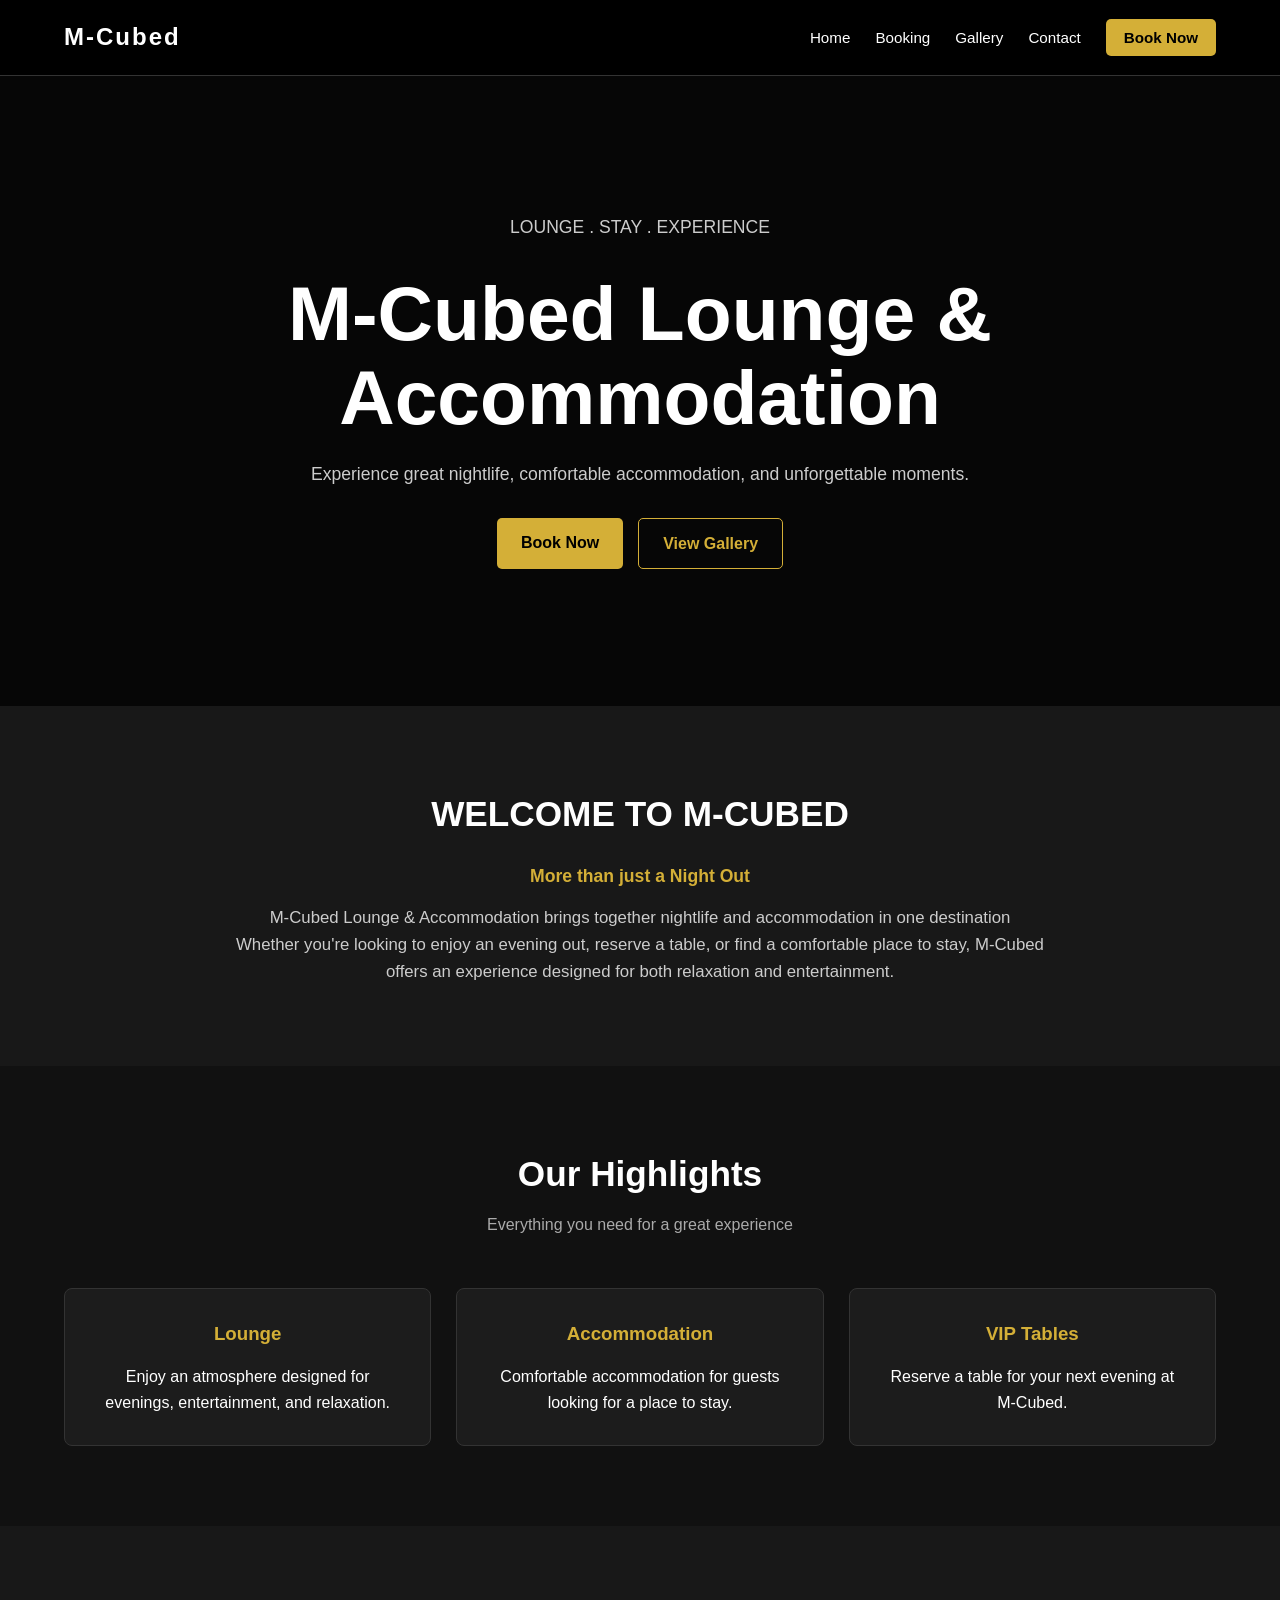
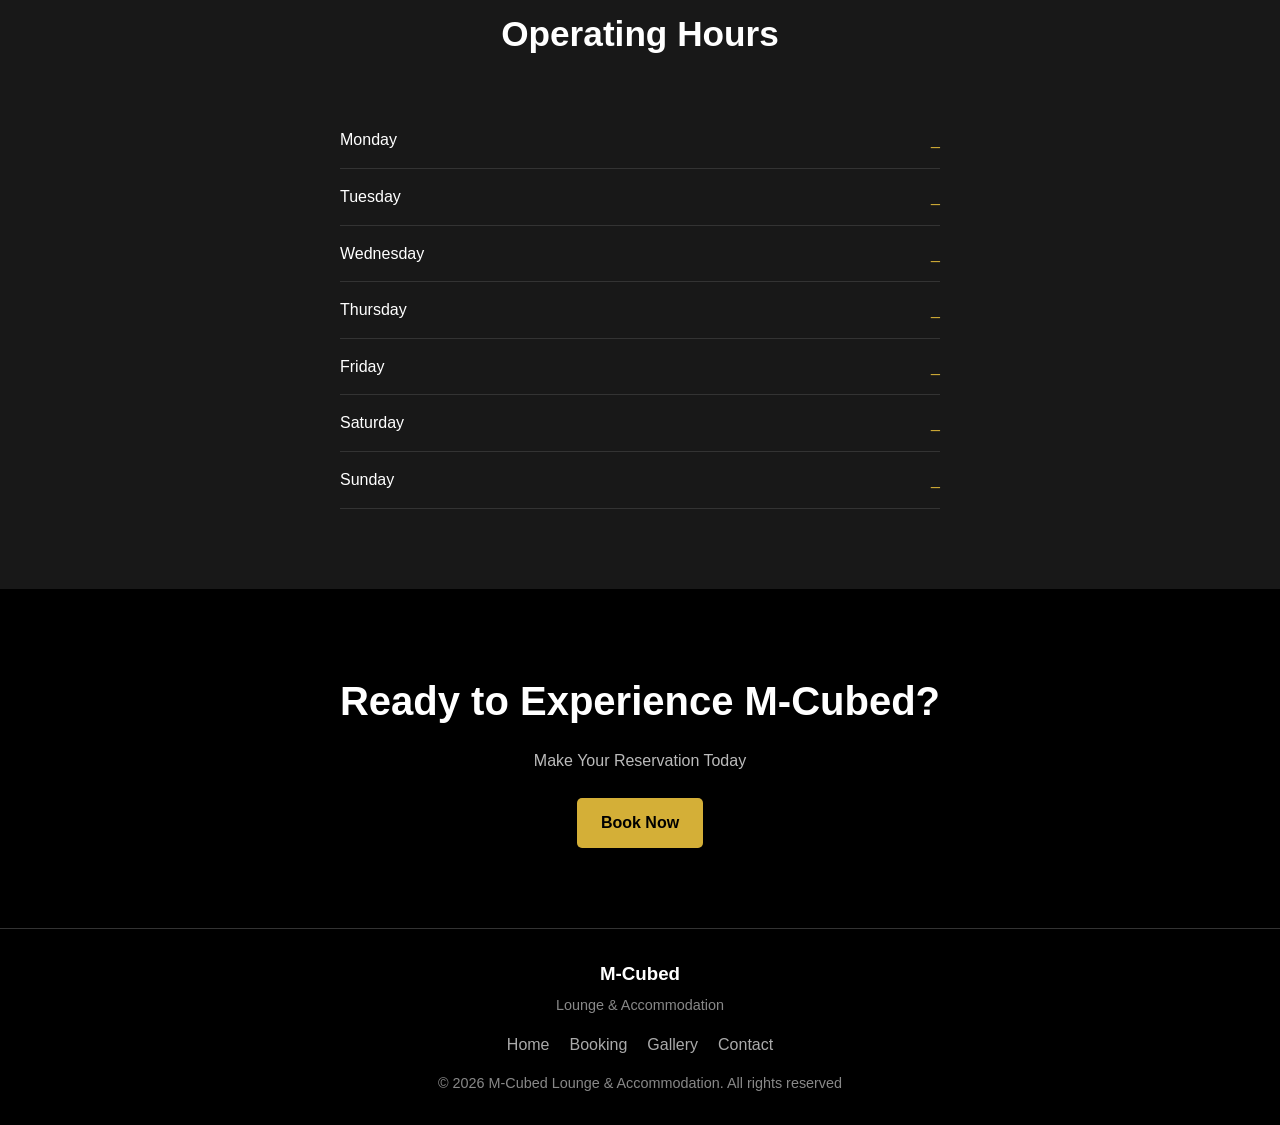
<file: public/index.html>
<!doctype html>
<html lang="en">
  <head>
    <meta charset="UTF-8" />
    <meta name="viewport" content="width=device-width, initial-scale=1.0" />
    <title>M-Cubed Lounge and Accommodation</title>
    <link rel="stylesheet" href="css/style.css" />
  </head>
  <body>
    <header>
      <nav class="navbar">
        <div class="logo">M-Cubed</div>

        <ul class="nav-links">
          <li><a href="index.html">Home</a></li>
          <li><a href="booking.html">Booking</a></li>
          <li><a href="gallery.html">Gallery</a></li>
          <li><a href="contact.html">Contact</a></li>
          <li><a href="booking.html" class="nav-button">Book Now</a></li>
        </ul>
      </nav>
    </header>

    <main>
      <section class="hero">
        <div class="hero-content">
          <p>LOUNGE . STAY . EXPERIENCE</p>
          <h1>M-Cubed Lounge & Accommodation</h1>
          <p>
            Experience great nightlife, comfortable accommodation, and
            unforgettable moments.
          </p>

          <div class="hero-buttons">
            <a href="booking.html" class="btn btn-primary">Book Now</a>
            <a href="gallery.html" class="btn btn-secondary">View Gallery</a>
          </div>
        </div>
      </section>

      <section class="about">
        <div class="container">
          <div class="about-content">
            <h2>WELCOME TO M-CUBED</h2>
            <h4>More than just a Night Out</h4>

            <p>
              M-Cubed Lounge & Accommodation brings together nightlife and
              accommodation in one destination
            </p>
            <p>
              Whether you're looking to enjoy an evening out, reserve a table,
              or find a comfortable place to stay, M-Cubed offers an experience
              designed for both relaxation and entertainment.
            </p>
          </div>
        </div>
      </section>

      <section class="highlights">
        <div class="container">
          <div class="section-title">
            <h2>Our Highlights</h2>
            <p>Everything you need for a great experience</p>
          </div>

          <div class="highlight-grid">
            <article class="highlight-card">
              <h3>Lounge</h3>
              <p>
                Enjoy an atmosphere designed for evenings, entertainment, and
                relaxation.
              </p>
            </article>

            <article class="highlight-card">
              <h3>Accommodation</h3>
              <p>
                Comfortable accommodation for guests looking for a place to
                stay.
              </p>
            </article>

            <article class="highlight-card">
              <h3>VIP Tables</h3>
              <p>Reserve a table for your next evening at M-Cubed.</p>
            </article>
          </div>
        </div>
      </section>

      <section class="hours">
        <div class="container">
          <div class="section-title">
            <h2>Operating Hours</h2>
          </div>

          <div class="hours-list">
            <div class="hours-item">
              <span>Monday</span>
              <span>_</span>
            </div>

            <div class="hours-item">
              <span>Tuesday</span>
              <span>_</span>
            </div>

            <div class="hours-item">
              <span>Wednesday</span>
              <span>_</span>
            </div>

            <div class="hours-item">
              <span>Thursday</span>
              <span>_</span>
            </div>

            <div class="hours-item">
              <span>Friday</span>
              <span>_</span>
            </div>

            <div class="hours-item">
              <span>Saturday</span>
              <span>_</span>
            </div>

            <div class="hours-item">
              <span>Sunday</span>
              <span>_</span>
            </div>
          </div>
        </div>
      </section>

      <section class="cta">
        <div class="container">
          <h2>Ready to Experience M-Cubed?</h2>
          <p>Make Your Reservation Today</p>
          <a href="booking.html" class="btn btn-primary">Book Now</a>
        </div>
      </section>
    </main>

    <footer>
      <div>
        <h3>M-Cubed</h3>
        <p>Lounge & Accommodation</p>
      </div>

      <div class="footer-links">
        <a href="index.html">Home</a>
        <a href="booking.html">Booking</a>
        <a href="gallery.html">Gallery</a>
        <a href="contact.html">Contact</a>
      </div>

      <p>&copy; 2026 M-Cubed Lounge & Accommodation. All rights reserved</p>
    </footer>

    <script src="js/main.js"></script>
  </body>
</html>
</file>
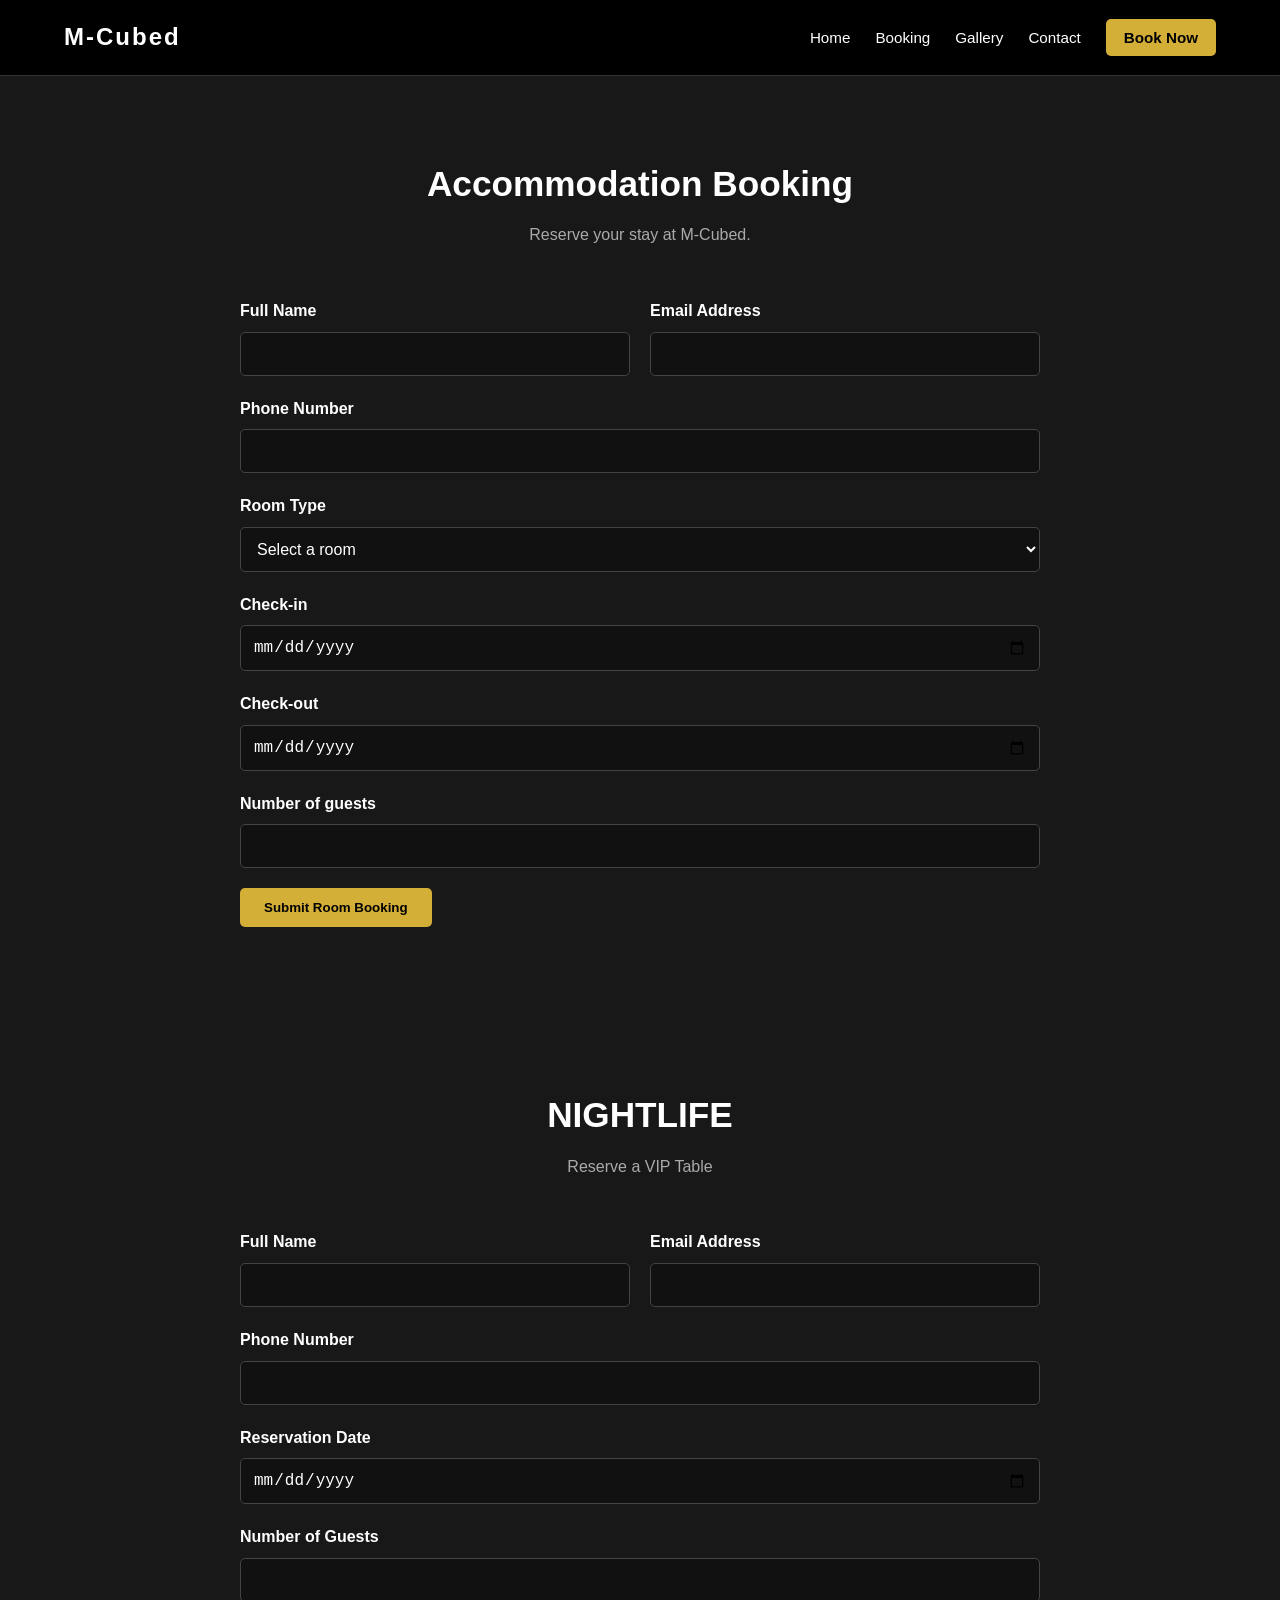
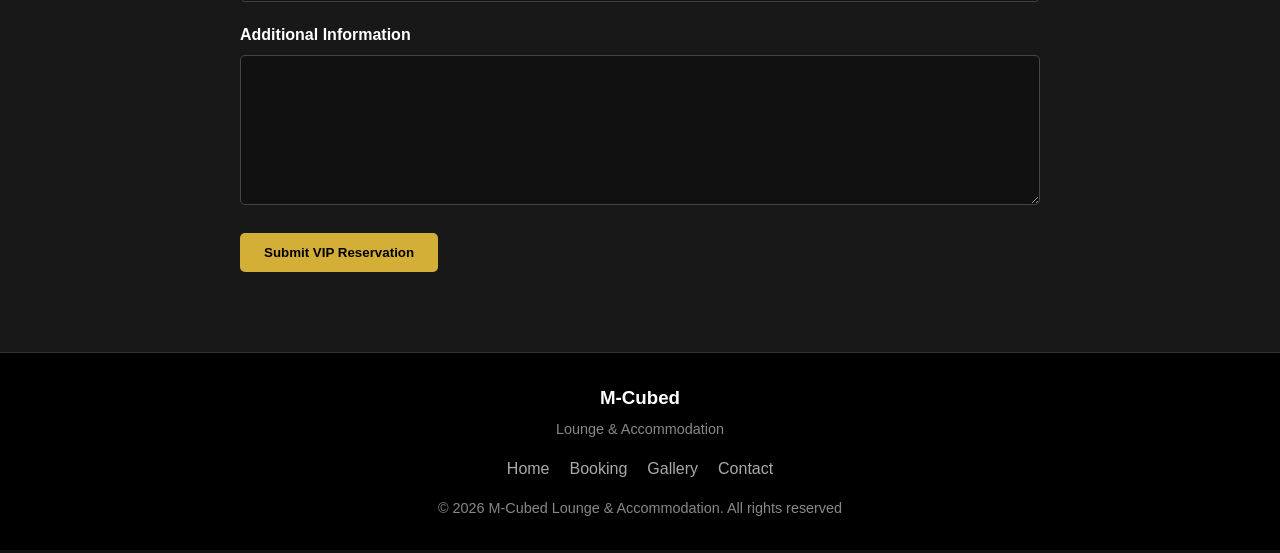
<file: public/booking.html>
<!doctype html>
<html lang="en">
  <head>
    <meta charset="UTF-8" />
    <meta name="viewport" content="width=device-width, initial-scale=1.0" />
    <title>Bookings | M-Cubed Lounge & Accommodation</title>
    <link rel="stylesheet" href="css/style.css" />
  </head>
  <body>
    <header>
      <nav class="navbar">
        <div class="logo">M-Cubed</div>

        <ul class="nav-links">
          <li><a href="index.html">Home</a></li>
          <li><a href="booking.html">Booking</a></li>
          <li><a href="gallery.html">Gallery</a></li>
          <li><a href="contact.html">Contact</a></li>
          <li><a href="booking.html" class="nav-button">Book Now</a></li>
        </ul>
      </nav>
    </header>

    <main>
      <section class="form-section">
        <div class="container">
          <div class="section-title">
            <h2>Accommodation Booking</h2>
            <p>Reserve your stay at M-Cubed.</p>
          </div>

          <div class="form-container">
            <form id="roomBookingForm">
              <div class="form-row">
                <div class="form-group">
                  <label for="roomName">Full Name</label>

                  <input type="text" id="roomName" name="name" required />
                </div>

                <div class="form-group">
                  <label for="roomEmail">Email Address</label>

                  <input type="email" id="roomEmail" name="email" required />
                </div>
              </div>

              <div class="form-group">
                <label for="roomPhone">Phone Number</label>

                <input type="tel" id="roomPhone" name="phone" required />
              </div>

              <div class="form-group">
                <label for="roomType">Room Type</label>

                <select id="roomType" name="roomType" required>
                  <option value="">Select a room</option>
                  <option value="deluxe">Deluxe Room</option>
                  <option value="executive">Executive Room</option>
                  <option value="suite">Suite</option>
                </select>
              </div>

              <div class="form-group">
                <label for="checkIn"> Check-in</label>
                <input type="date" id="checkIn" name="checkIn" required />
              </div>

              <div class="form-group">
                <label for="checkOut"> Check-out</label>
                <input type="date" id="checkOut" name="checkOut" required />
              </div>

              <div class="form-group">
                <label for="guests">Number of guests</label>
                <input
                  type="number"
                  id="guests"
                  name="guests"
                  min="1"
                  required
                />
              </div>
              <button type="submit" class="btn btn-primary">
                Submit Room Booking
              </button>
            </form>
          </div>
        </div>
      </section>

      <section class="form-section">
        <div class="container">
          <div class="section-title">
            <h2>NIGHTLIFE</h2>
            <p>Reserve a VIP Table</p>
          </div>

          <div class="form-container">
            <form id="tableBookingForm">
              <div class="form-row">
                <div class="form-group">
                  <label for="tableName">Full Name</label>

                  <input type="text" id="tableName" name="name" required />
                </div>

                <div class="form-group">
                  <label for="tableEmail">Email Address</label>

                  <input type="email" id="tableEmail" name="email" required />
                </div>
              </div>

              <div class="form-group">
                <label for="tablePhone">Phone Number</label>

                <input type="tel" id="tablePhone" name="phone" required />
              </div>

              <div class="form-group">
                <label for="tableDate">Reservation Date</label>

                <input type="date" id="tableDate" name="date" required />
              </div>

              <div class="form-group">
                <label for="tableGuests">Number of Guests</label>

                <input
                  type="number"
                  id="tableGuests"
                  name="guests"
                  min="1"
                  required
                />
              </div>

              <div class="form-group">
                <label for="tableMessage">Additional Information</label>

                <textarea id="tableMessage" name="message" rows="5"></textarea>
              </div>

              <button type="submit" class="btn btn-primary">
                Submit VIP Reservation
              </button>
            </form>
          </div>
        </div>
      </section>
    </main>

    <footer>
      <div>
        <h3>M-Cubed</h3>
        <p>Lounge & Accommodation</p>
      </div>

      <div class="footer-links">
        <a href="index.html">Home</a>
        <a href="booking.html">Booking</a>
        <a href="gallery.html">Gallery</a>
        <a href="contact.html">Contact</a>
      </div>

      <p>&copy; 2026 M-Cubed Lounge & Accommodation. All rights reserved</p>
    </footer>

    <script src="js/main.js"></script>
  </body>
</html>
</file>
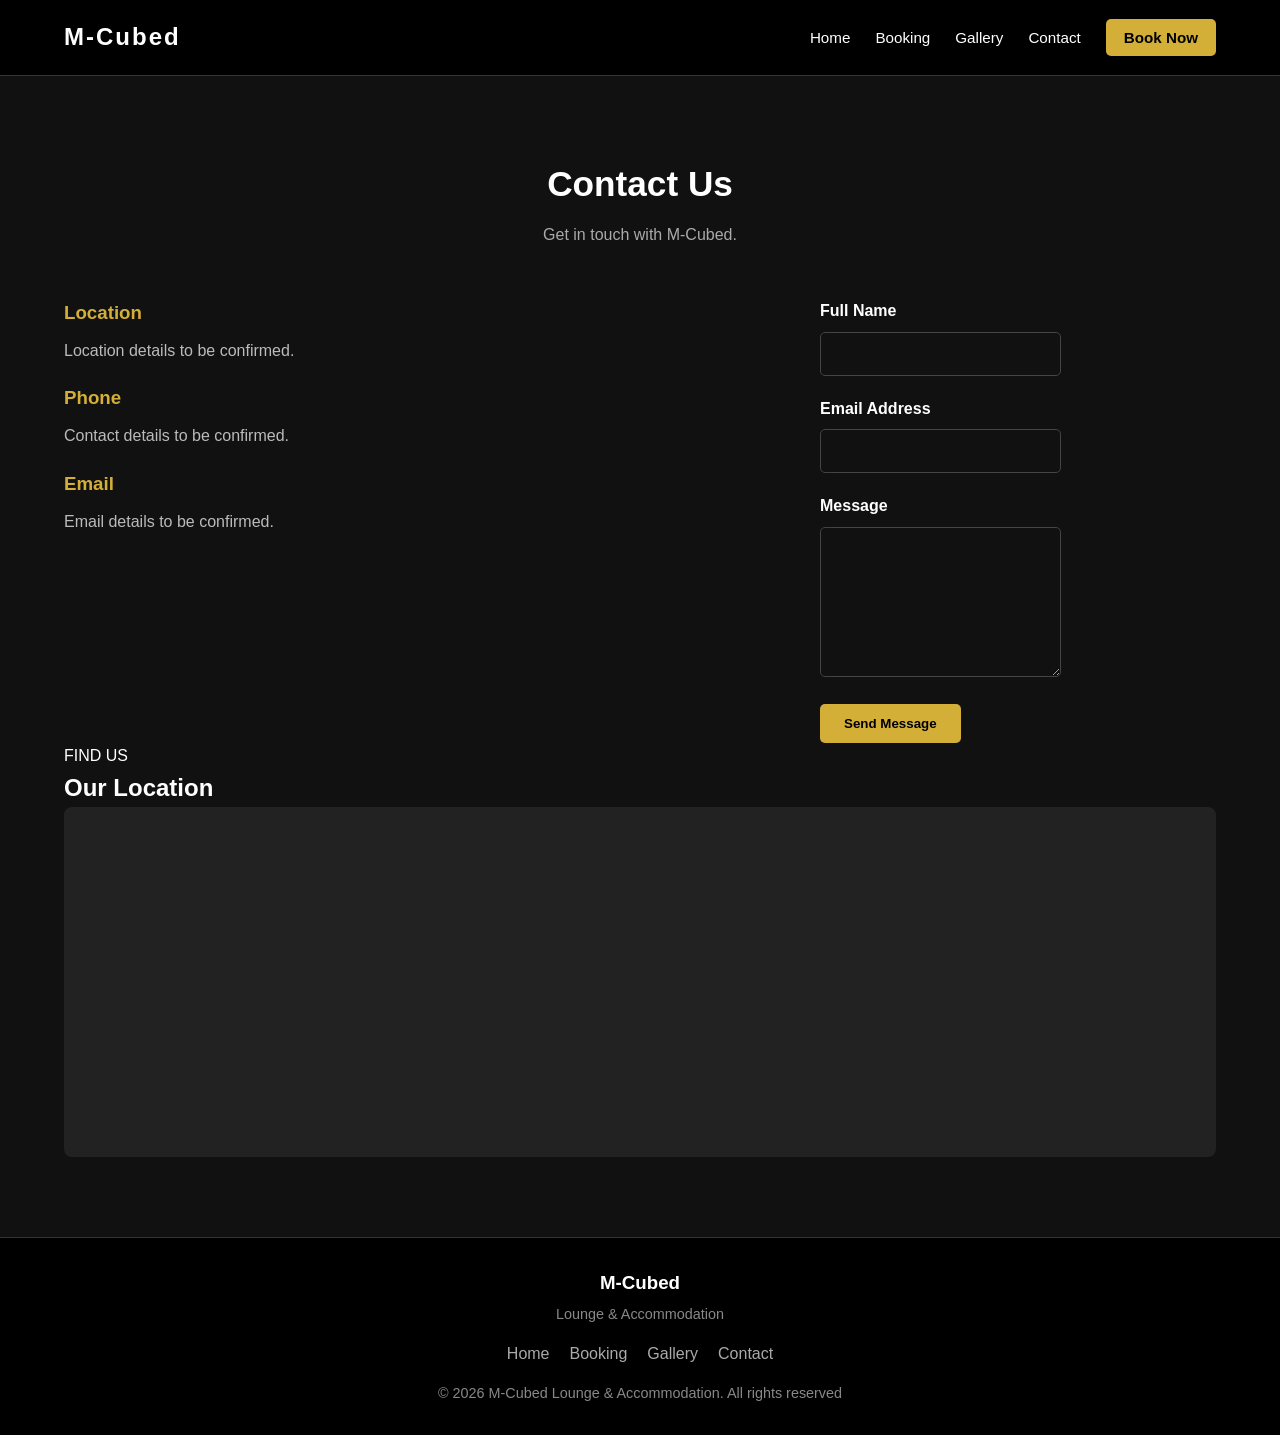
<file: public/contact.html>
<!doctype html>
<html lang="en">
  <head>
    <meta charset="UTF-8" />
    <meta name="viewport" content="width=device-width, initial-scale=1.0" />
    <title>Contact | M-Cubed Lounge & Accommodation</title>
    <link rel="stylesheet" href="css/style.css" />
  </head>
  <body>
    <header>
      <nav class="navbar">
        <div class="logo">M-Cubed</div>

        <ul class="nav-links">
          <li><a href="index.html">Home</a></li>
          <li><a href="booking.html">Booking</a></li>
          <li><a href="gallery.html">Gallery</a></li>
          <li><a href="contact.html">Contact</a></li>
          <li><a href="booking.html" class="nav-button">Book Now</a></li>
        </ul>
      </nav>
    </header>

    <main>
      <section class="contact-section">
        <div class="container">
          <div class="section-title">
            <h2>Contact Us</h2>
            <p>Get in touch with M-Cubed.</p>
          </div>

          <div class="contact-grid">
            <div class="contact-info">
              <h3>Location</h3>
              <p>Location details to be confirmed.</p>

              <h3>Phone</h3>
              <p>Contact details to be confirmed.</p>

              <h3>Email</h3>
              <p>Email details to be confirmed.</p>
            </div>

            <div class="form-container">
              <form id="contactForm">

                <div class="form-group">
                  <label for="contactName">Full Name</label>
                  <input type="text" id="contactName" name="name" />
                  <p id="nameError" class="error-message"></p>
                </div>

                <div class="form-group">
                  <label for="contactEmail">Email Address</label>
                  <input type="email" id="contactEmail" name="email" />
                  <p id="emailError" class="error-message"></p>
                </div>

                <div class="form-group">
                  <label for="message">Message</label>
                  <textarea id="message" name="message"></textarea>
                  <p id="messageError" class="error-message"></p>
                </div>

                <button type="submit" class="btn btn-primary">
                  Send Message
                </button>
              </form>
            </div>
          </div>
        </div>

        <div class="container">
          <p>FIND US</p>
          <h2>Our Location</h2>
          <div class="map-container">
            <!-- map -->
          </div>
        </div>
      </section>
    </main>

    <footer>
      <div>
        <h3>M-Cubed</h3>
        <p>Lounge & Accommodation</p>
      </div>

      <div class="footer-links">
        <a href="index.html">Home</a>
        <a href="booking.html">Booking</a>
        <a href="gallery.html">Gallery</a>
        <a href="contact.html">Contact</a>
      </div>

      <p>&copy; 2026 M-Cubed Lounge & Accommodation. All rights reserved</p>
    </footer>

    <script src="js/main.js"></script>
  </body>
</html>
</file>
<file: public/css/style.css>
/* RESET & GLOBAL STYLES */
* {
  margin: 0;
  padding: 0;
  box-sizing: border-box;
}

body {
  font-family: Arial, sans-serif;
  line-height: 1.6;
  background-color: #111;
  color: #fff;
}

a {
  text-decoration: none;
  color: inherit;
}

ul {
  list-style: none;
}

img {
  max-width: 100%;
  display: block;
}

.container {
  width: 90%;
  max-width: 1200px;
  margin: 0 auto;
}

/* HEADER & NAVIGATION */
header {
  background-color: #000;
  border-bottom: 1px solid #333;
  position: sticky;
  top: 0;
  z-index: 1000;
}

.navbar {
  width: 90%;
  max-width: 1200px;
  margin: 0 auto;
  min-height: 75px;
  display: flex;
  align-items: center;
  justify-content: space-between;
}

.logo {
  font-size: 1.5rem;
  font-weight: bold;
  letter-spacing: 2px;
}

.nav-links {
  display: flex;
  gap: 25px;
}

.nav-links a {
  color: #fff;
  font-size: 0.95rem;
  transition: 0.3s;
}

.nav-links a:hover {
  color: #d4af37;
}

.nav-button {
  background-color: #d4af37;
  color: #000 !important;
  padding: 10px 18px;
  border-radius: 5px;
  font-weight: bold;
}

.nav-button:hover {
  background-color: #fff;
}

/* HERO SECTION */
.hero {
  min-height: 70vh;
  display: flex;
  align-items: center;
  justify-content: center;
  text-align: center;
  padding: 80px 20px;
  background: linear-gradient(rgba(0, 0, 0, 0.65), rgba(0, 0, 0, 0.65));
}

.hero-content {
  max-width: 800px;
}

.hero h1 {
  font-size: clamp(2.5rem, 6vw, 5rem);
  margin-bottom: 20px;
  line-height: 1.1;
}

.hero p {
  font-size: 1.1rem;
  color: #ccc;
  margin-bottom: 30px;
}

/* BUTTONS */
.btn {
  display: inline-block;
  padding: 12px 24px;
  border-radius: 5px;
  font-weight: bold;
  transition: 0.3s;
  cursor: pointer;
}

button.btn {
  border: none;
  font-family: inherit;
}

.btn-primary {
  background-color: #d4af37;
  color: #000;
}

.btn-primary:hover {
  background-color: #fff;
}

.btn-secondary {
  border: 1px solid #d4af37;
  color: #d4af37;
}

.btn-secondary:hover {
  background-color: #d4af37;
  color: #000;
}

.hero-buttons {
  display: flex;
  justify-content: center;
  gap: 15px;
  flex-wrap: wrap;
}

/* GENERAL SECTIONS */
section {
  padding: 80px 0;
}

.section-title {
  text-align: center;
  margin-bottom: 50px;
}

.section-title h2 {
  font-size: 2.2rem;
  margin-bottom: 10px;
}

.section-title p {
  color: #aaa;
  max-width: 650px;
  margin: 0 auto;
}

/* ABOUT SECTION */
.about {
  background-color: #181818;
}

.about-content {
  max-width: 850px;
  margin: 0 auto;
  text-align: center;
}

.about-content h4 {
  color: #d4af37;
  margin-bottom: 15px;
  font-size: 1.1rem;
}

.about-content h2 {
  font-size: 2.2rem;
  margin-bottom: 20px;
}

.about-content p {
  color: #ccc;
  font-size: 1.05rem;
}

/* HIGHLIGHT CARDS */
.highlights {
  background-color: #111;
}

.highlight-grid {
  display: grid;
  grid-template-columns: repeat(3, 1fr);
  gap: 25px;
}

.highlight-card {
  background-color: #1c1c1c;
  padding: 30px;
  border: 1px solid #333;
  border-radius: 8px;
  text-align: center;
  transition: 0.3s;
}

.highlight-card:hover {
  transform: translateY(-5px);
  border-color: #d4af37;
}

.highlight-card h3 {
  margin-bottom: 15px;
  color: #d4af37;
}

.highlight-card p {
  columns: #bbb;
}

/* OPERATING HOURS */
.hours {
  background-color: #181818;
}

.hours-list {
  max-width: 600px;
  margin: 0 auto;
}

.hours-item {
  display: flex;
  justify-content: space-between;
  padding: 15px 0;
  border-bottom: 1px solid #333;
}

.hours-item span:last-child {
  color: #d4af37;
}

/* CALL TO ACTION */
.cta {
  text-align: center;
  background-color: #000;
}

.cta h2 {
  font-size: 2.5rem;
  margin-bottom: 15px;
}

.cta p {
  color: #bbb;
  margin-bottom: 25px;
}

/* FORMS */
.form-section {
  background-color: #181818;
}

.form-container {
  max-width: 800px;
  margin: 0 auto;
}

.form-group {
  margin-bottom: 20px;
}

.form-group label {
  display: block;
  margin-bottom: 8px;
  font-weight: bold;
}

.form-group input,
.form-group select,
.form-group textarea {
  width: 100%;
  padding: 12px;
  border: 1px solid #444;
  border-radius: 5px;
  background-color: #111;
  color: #fff;
  font-size: 1rem;
}

.form-group input:focus,
.form-group select:focus,
.form-group textarea:focus {
  outline: none;
  border-color: #d4af37;
}

.form-group textarea {
  min-height: 150px;
  resize: vertical;
}

.form-row {
  display: grid;
  grid-template-columns: repeat(2, 1fr);
  gap: 20px;
}

/* GALLERY */
.gallery-section {
  background-color: #111;
}

.gallery-grid {
  display: grid;
  grid-template-columns: repeat(3, 1fr);
  gap: 20px;
}

.gallery-item {
  overflow: hidden;
  border-radius: 8px;
  background-color: #1c1c1c;
}

.gallery-item img {
  width: 100%;
  height: 280px;
  object-fit: cover;
  transition: 0.3s;
}

.gallery-item img:hover {
  transform: scale(1.05);
}

/* CONTACT */
.contact-section {
  background-color: #111;
}

.contact-grid {
  display: grid;
  grid-template-columns: 1fr 1fr;
  gap: 50px;
}

.contact-info h3 {
  color: #d4af37;
  margin-bottom: 10px;
}

.contact-info p {
  color: #bbb;
  margin-bottom: 20px;
}

.map-container {
  min-height: 350px;
  background-color: #222;
  border-radius: 8px;
  display: flex;
  align-items: center;
  justify-content: center;
  color: #888;
}

.error-message {
  color: #ff6b6b;
  font-size: 0.9rem;
  margin-top: 5px;
}

/* FOOTER */
footer {
  background-color: #000;
  border-top: 1px solid #333;
  padding: 30px 0;
  text-align: center;
}

footer h3 {
  margin-bottom: 5px;
}

footer p {
  color: #888;
  font-size: 0.9rem;
}

.footer-links {
  display: flex;
  justify-content: center;
  gap: 20px;
  margin: 15px 0;
}

.footer-links a {
  color: #aaa;
  transition: 0.3s;
}

.footer-links a:hover {
  color: #d4af37;
}

/* RESPONSIVE DESIGN */
@media (max-width: 768px) {
  .navbar {
    flex-direction: column;
    padding: 20px 0;
    gap: 15px;
  }

  .nav-links {
    flex-wrap: wrap;
    justify-content: center;
    gap: 15px;
  }

  .hero {
    min-height: 60vh;
  }

  .hero-buttons {
    flex-direction: column;
    align-items: center;
  }

  .highlight-grid {
    grid-template-columns: 1fr;
  }

  .gallery-grid {
    grid-template-columns: 1fr;
  }

  .form-row {
    grid-template-columns: 1fr;
  }

  .contact-grid {
    grid-template-columns: 1fr;
  }

  section {
    padding: 60px 0;
  }
}
</file>
